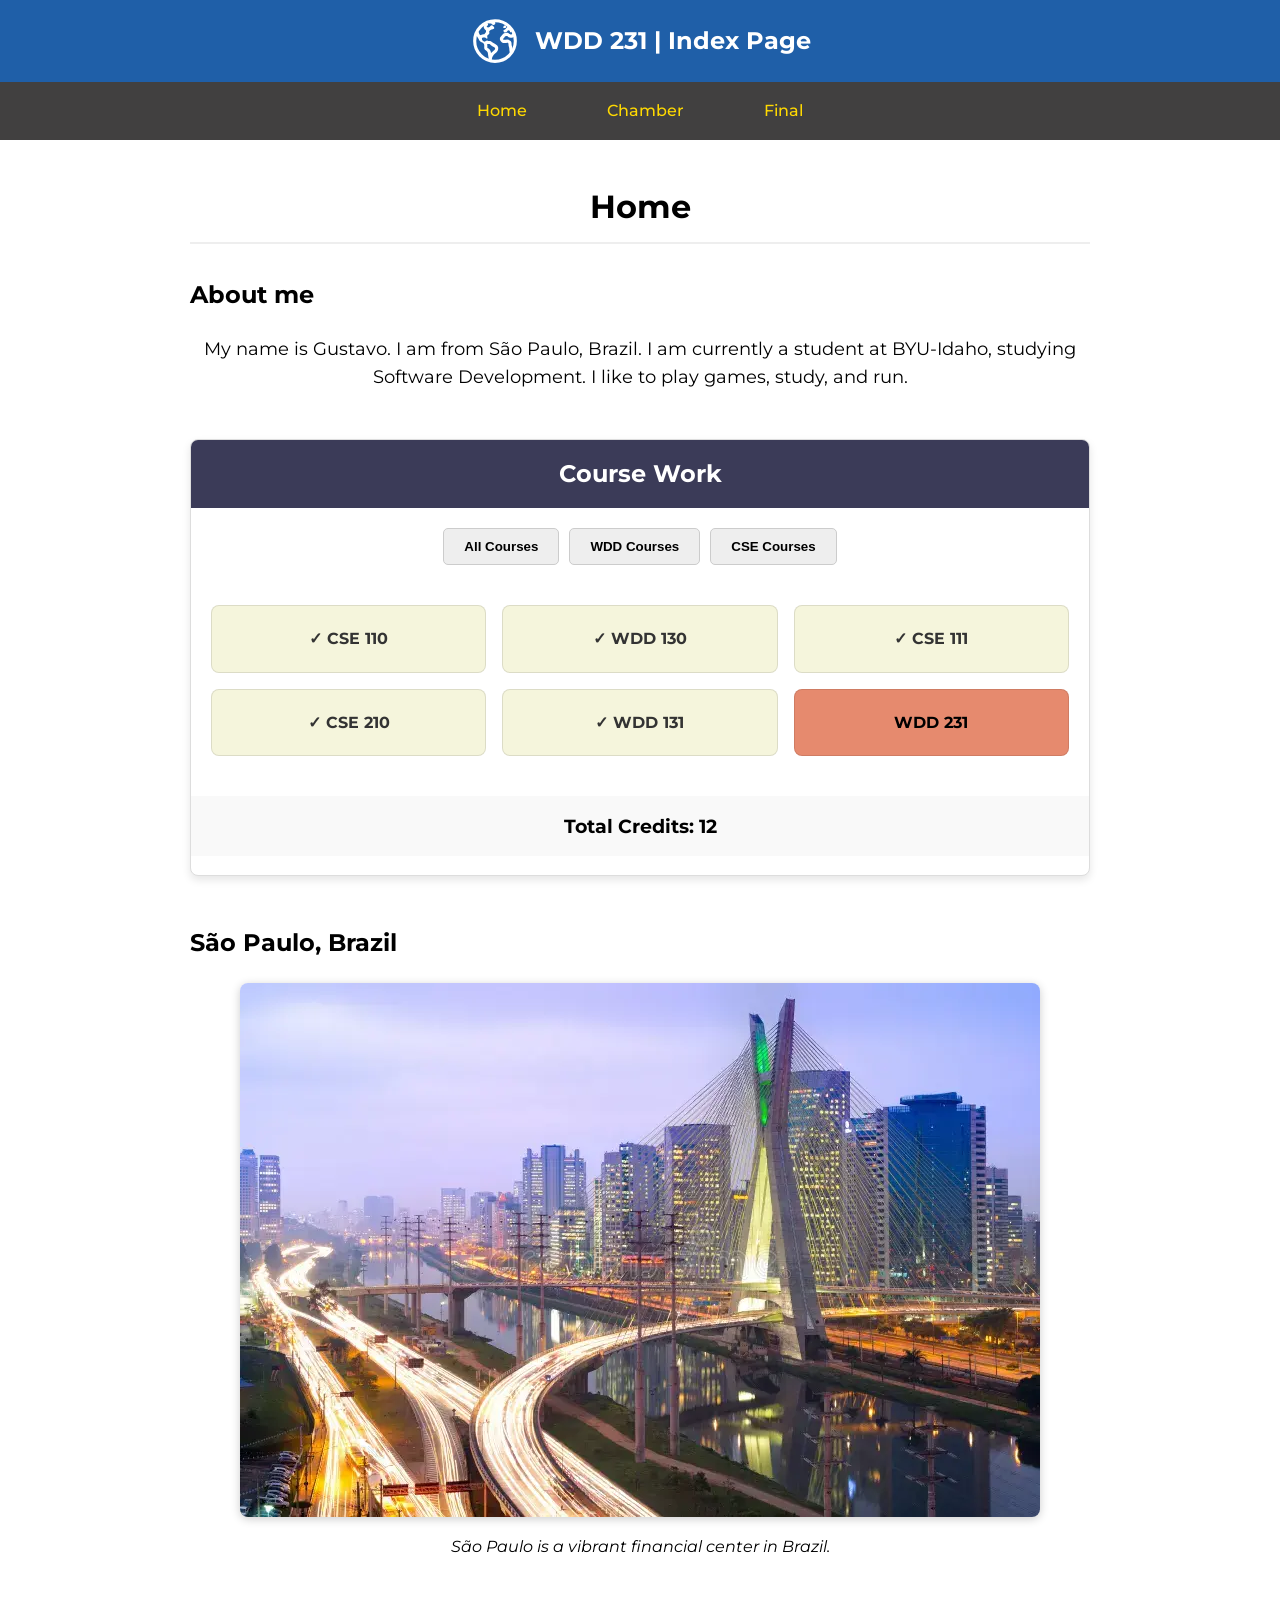
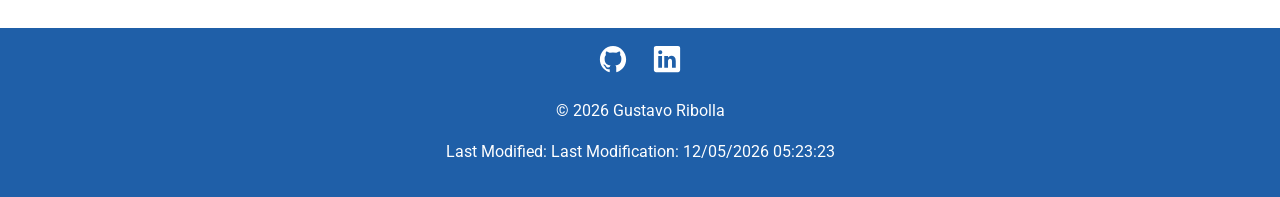
<file: index.html>
<!DOCTYPE html>
<html lang="en">
<head>
    <meta charset="UTF-8">
    <meta name="viewport" content="width=device-width, initial-scale=1.0">
    <title>WDD 231 – Course Home Page – Gustavo Ribolla</title>
    <meta name="description" content="Gustavo Ribolla' Course Home Page for WDD 231, featuring a dynamic course list and responsive design.">
    <meta property="og:title" content="WDD 231 – Course Home Page – Gustavo Ribolla">
    <meta property="og:description" content="Gustavo Ribolla' Course Home Page for WDD 231, featuring a dynamic course list and responsive design.">
    <meta property="og:image" content="https://ribollagustavo.github.io/wdd231/images/earth-outline.svg">
    <meta property="og:url" content="https://ribollagustavo.github.io/wdd231/index.html">
    <meta name="author" content="Gustavo Ribolla">

    <link rel="stylesheet" href="styles/base.css">
    <link rel="stylesheet" href="styles/larger.css">
    <link rel="icon" href="favicon.ico">

    <link rel="preconnect" href="https://fonts.googleapis.com">
    <link rel="preconnect" href="https://fonts.gstatic.com" crossorigin>
    <link href="https://fonts.googleapis.com/css2?family=Montserrat:wght@400;700&family=Roboto:wght@400;500&display=swap" rel="stylesheet">

    <script src="scripts/getdate.js" defer></script>
    <script src="scripts/navigation.js" defer></script>
    <script src="scripts/course.js" defer></script>
</head>
<body>
    <header>
        <div class="header-content">
            <img src="images/earth-outline.svg" alt="Course Logo" width="50" height="50">
            <span>WDD 231 | Index Page</span>
        </div>
        <button id="hamburgerBtn">☰</button>
    </header>
    
    <nav id="primaryNav">
        <ul>
            <li><a href="index.html" class="active">Home</a></li>
            <li><a href="https://ribollagustavo.github.io/wdd231/chamber/index.html">Chamber</a></li>
            <li><a href="finalproject/home.html">Final</a></li>
        </ul>
    </nav>
    
    <main>
        <h1>Home</h1>
        
        <section class="about">
            <h2>About me</h2>
            <p>My name is Gustavo. I am from São Paulo, Brazil. I am currently a student at BYU-Idaho, studying Software Development. I like to play games, study, and run.</p>
        </section>
        
        <section class="courses">
            <h2>Course Work</h2>
            <div class="button-group">
                <button id="allBtn">All Courses</button>
                <button id="wddBtn">WDD Courses</button>
                <button id="cseBtn">CSE Courses</button>
            </div>
            <div id="courseCards" class="course-grid"></div>
            <p id="totalCredits" class="total-credits"></p>
        </section>
        
        <section class="location">
            <h2>São Paulo, Brazil</h2>
            <figure>
                <img src="images/sp_skyline.webp" alt="São Paulo Skyline" loading="lazy">
                <figcaption>São Paulo is a vibrant financial center in Brazil.</figcaption>
            </figure>
        </section>
        
        <dialog id="course-details">
            <button id="closeModal">❌</button>
        </dialog>
    </main>
    
    <footer>
        <a href="https://github.com/ribollagustavo?tab=repositories"><img src="images/logo-github.svg" alt="GitHub"></a>
        <a href="https://www.linkedin.com/in/gustavo-ribolla"><img src="images/logo-linkedin.svg" alt="LinkedIn"></a>
        <p>&copy; <span id="currentyear"></span> Gustavo Ribolla</p>
        <p>Last Modified: <span id="lastModified"></span></p>
    </footer>
</body>
</html>
</file>
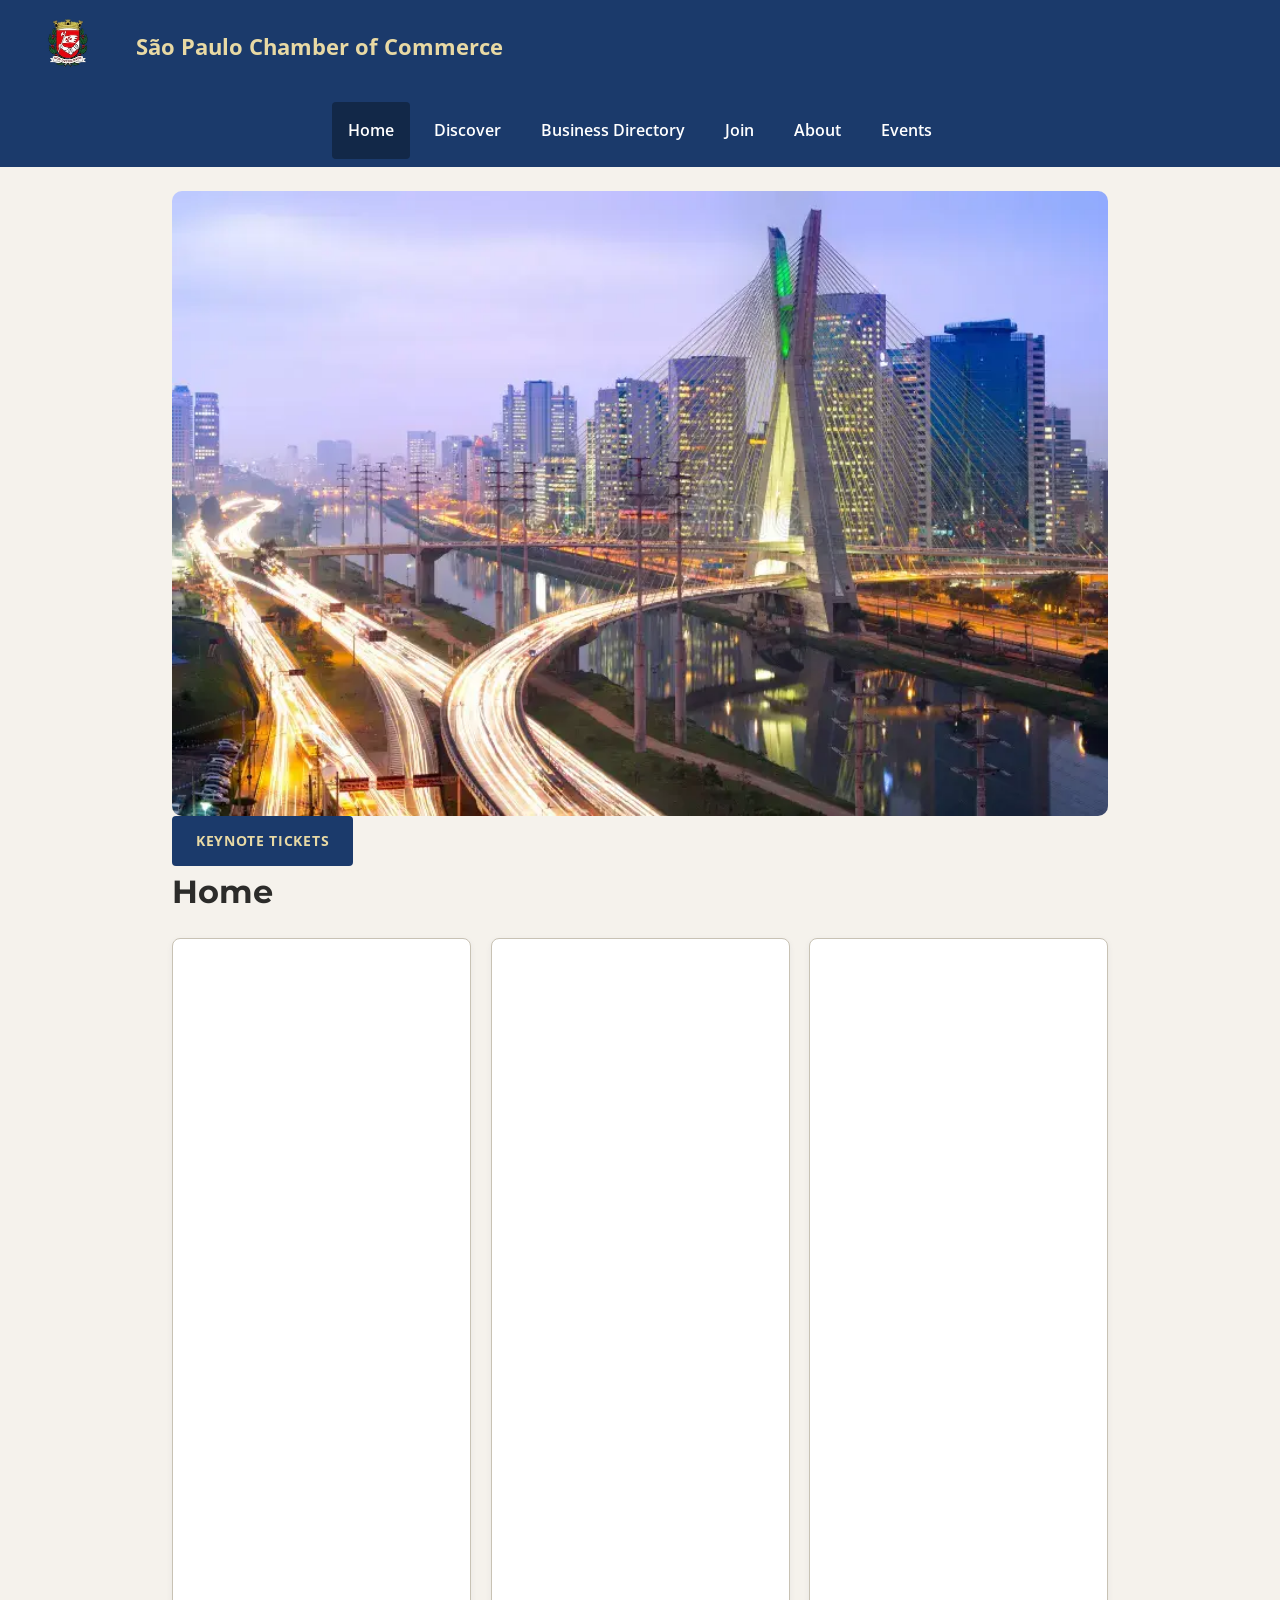
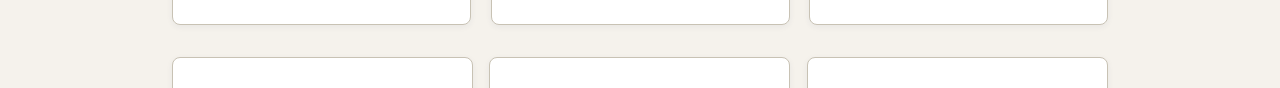
<file: chamber/index.html>
<!DOCTYPE html>
<html lang="en">

<head>
    <meta charset="UTF-8">
    <meta name="viewport" content="width=device-width, initial-scale=1.0">
    <title>Home | São Paulo Chamber of Commerce</title>
    <meta name="description"
        content="Browse the São Paulo Chamber of Commerce directory to discover local businesses and networking opportunities in São Paulo.">
    <meta name="author" content="Gustavo Ribolla">
    <meta name="robots" content="index, follow">
    <link rel="canonical" href="https://ribollagustavo.github.io/wdd231/chamber/index.html">

    <meta property="og:title" content="Home | São Paulo Chamber of Commerce">
    <meta property="og:description" content="Discover the São Paulo Chamber of Commerce and its member businesses.">
    <meta property="og:image" content="https://ribollagustavo.github.io/wdd231/chamber/images/spflag.webp">
    <meta property="og:url" content="https://ribollagustavo.github.io/wdd231/chamber/index.html">
    <meta property="og:type" content="website">
    <meta property="og:locale" content="en_US">

    <meta name="twitter:card" content="summary_large_image">
    <meta name="twitter:title" content="Home | São Paulo Chamber of Commerce">
    <meta name="twitter:description" content="Discover the São Paulo Chamber of Commerce and its member businesses.">
    <meta name="twitter:image" content="https://ribollagustavo.github.io/wdd231/chamber/images/spflag.webp">

    <link rel="icon" href="images/favicon.ico">

    <link rel="preload" as="image" href="images/spflag-256.webp">
    <link rel="preconnect" href="https://fonts.googleapis.com">
    <link rel="preconnect" href="https://fonts.gstatic.com" crossorigin>
    <link rel="stylesheet"
        href="https://fonts.googleapis.com/css2?family=Montserrat:wght@100..900&family=Open+Sans:wght@300..800&display=swap"
        media="print" onload="this.media='all'">
    <noscript>
        <link rel="stylesheet"
            href="https://fonts.googleapis.com/css2?family=Montserrat:wght@100..900&family=Open+Sans:wght@300..800&display=swap">
    </noscript>

    <link rel="stylesheet" href="styles/spcc.css">
    <link rel="stylesheet" href="styles/index.css">
    <link rel="stylesheet" href="styles/spcc-large.css">

    <script src="scripts/common.js" defer></script>
    <script type="module" src="scripts/business.js"></script>
</head>

<body>

    <header>
        <div class="header-top">
            <a href="index.html" class="nav-logo" aria-label="São Paulo Chamber of Commerce Home">
                <picture>
                    <source srcset="images/spflag-256.webp 1x, images/spflag-350.webp 2x" type="image/webp">
                    <img src="images/spflag-256.webp" alt="São Paulo Chamber of Commerce logo" width="128" height="85"
                        fetchpriority="high">
                </picture>
            </a>
            <p class="site-title">São Paulo Chamber of Commerce</p>
            <nav aria-label="Main navigation">
                <button id="menu" aria-label="Open navigation menu" aria-expanded="false"
                    aria-controls="navLinks"></button>
            </nav>
        </div>
        <div class="nav-links" id="navLinks">
            <a href="index.html" aria-current="page">Home</a>
            <a href="discover.html">Discover</a>
            <a href="directory.html">Business Directory</a>
            <a href="join.html">Join</a>
            <a href="about.html">About</a>
            <a href="events.html">Events</a>
        </div>
    </header>

    <main>

        <!-- ── Hero ───────────────────────────────────── -->
        <section class="hero-image-section" aria-label="Hero">
            <picture id="heroImage">
                <img src="images/sp_skyline.webp" alt="São Paulo cityscape" width="1000" height="400"
                    fetchpriority="high">
            </picture>
            <a href="join.html" class="cta-button hero-cta">Keynote Tickets</a>
        </section>

        <!-- ── Page heading ───────────────────────────── -->
        <h1 class="page-heading">Home</h1>

        <!-- ── Info row: Events | Weather | Forecast ──── -->
        <div class="info-grid">

            <!-- Events -->
            <div class="info-card">
                <h2 class="info-card-header">Events</h2>
                <div class="info-card-body" id="eventsContent">
                    <p class="loading-text">Loading events…</p>
                </div>
            </div>

            <!-- Current Weather -->
            <div class="info-card">
                <h2 class="info-card-header">Current Weather</h2>
                <div class="info-card-body weather-current" id="currentWeather">
                    <p class="loading-text">Loading weather…</p>
                </div>
            </div>

            <!-- Weather Forecast -->
            <div class="info-card">
                <h2 class="info-card-header">Weather Forecast</h2>
                <div class="info-card-body" id="weatherForecast">
                    <p class="loading-text">Loading forecast…</p>
                </div>
            </div>

        </div>

        <!-- ── Business spotlight cards ───────────────── -->
        <section id="membersContainer" class="members-home" aria-label="Member business spotlight">
            <h2 class="sr-only">Member Listings</h2>
        </section>

    </main>

    <footer>
        <div class="footer-left">
            <p>São Paulo Chamber of Commerce</p>
            <p>
                1344 Avenida Paulista<br>
                São Paulo, Brazil 999<br>
                info@saopaulocc.org<br>
                (55) 11 99999-9999
            </p>
        </div>
        <div class="footer-center">
            <a href="https://youtube.com" aria-label="Visit our YouTube channel">
                <img src="images/logo-youtube.svg" alt="YouTube" width="30" height="30">
            </a>
            <a href="https://www.linkedin.com" aria-label="Visit our LinkedIn page">
                <img src="images/logo-linkedin.svg" alt="LinkedIn" width="30" height="30">
            </a>
            <a href="https://x.com" aria-label="Visit our X profile">
                <img src="images/twitter-x.svg" alt="X" width="30" height="30">
            </a>
        </div>
        <div class="footer-right">
            <p>WDD231 Class Project</p>
            <p>Gustavo Ribolla</p>
            <p>&copy; <span id="currentyear"></span> São Paulo Chamber of Commerce</p>
            <p>Last Modified: <span id="lastModified"></span></p>
        </div>
    </footer>

</body>

</html>
</file>
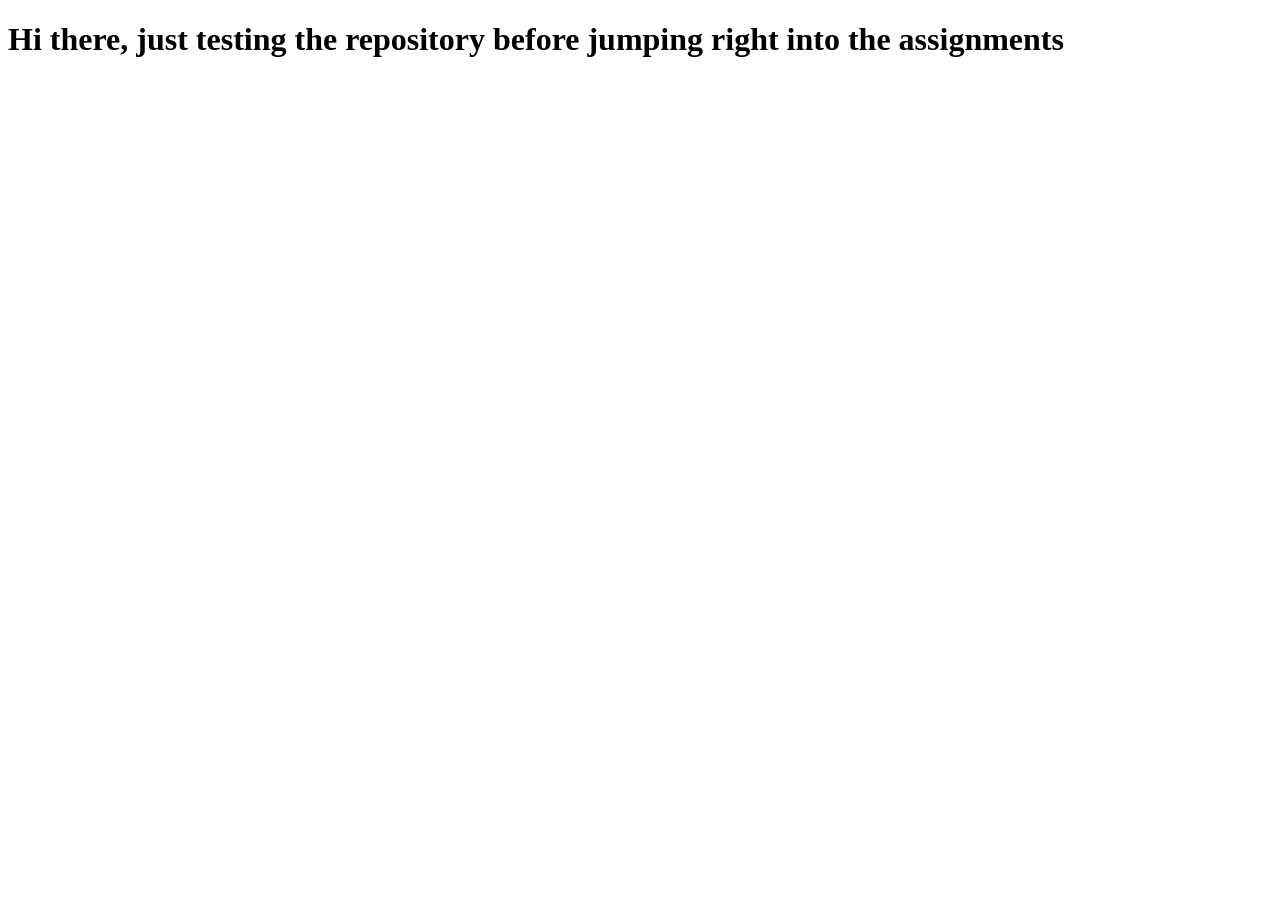
<file: setup.html>
<!DOCTYPE html>
<html lang="en">
<head>
    <meta charset="UTF-8">
    <meta name="viewport" content="width=device-width, initial-scale=1.0">
    <title>WDD 231 - Gustavo Ribolla</title>
</head>
<body>
    <h1>Hi there, just testing the repository before jumping right into the assignments</h1>
</body>
</html>
</file>
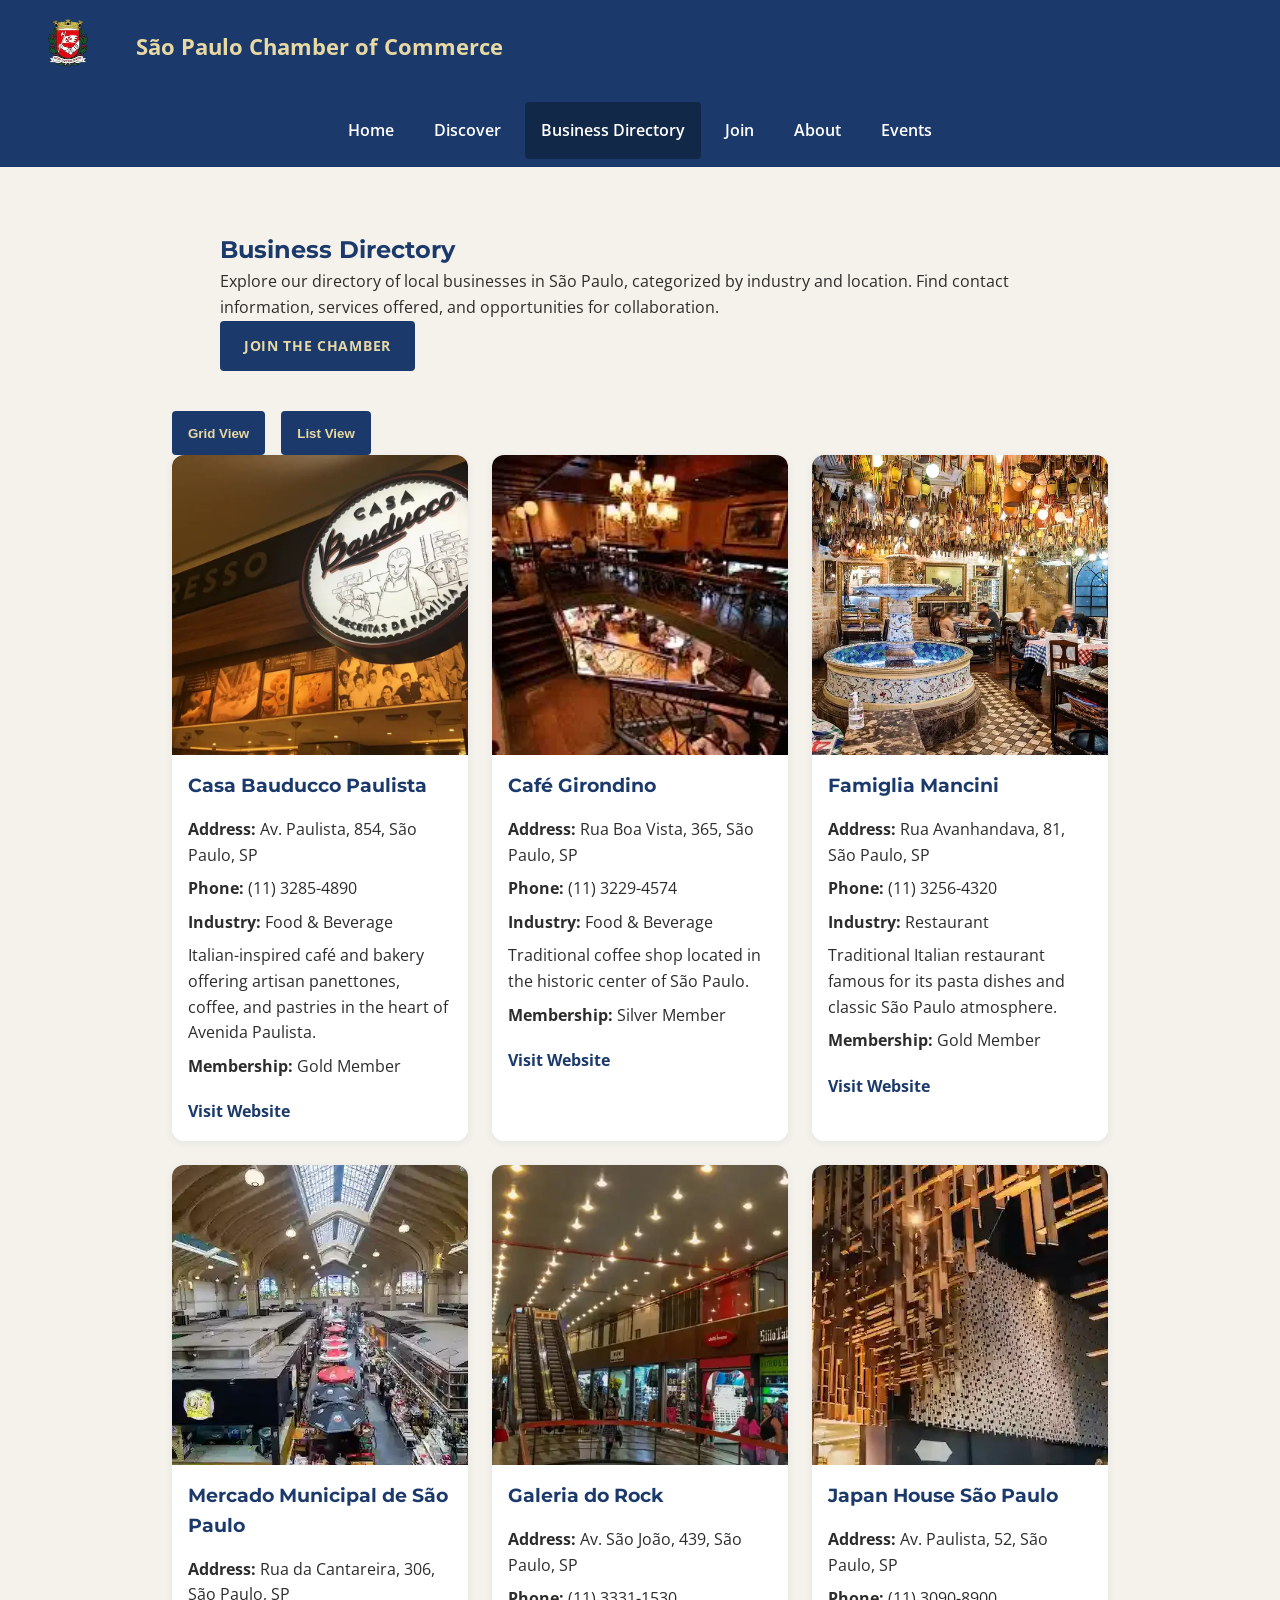
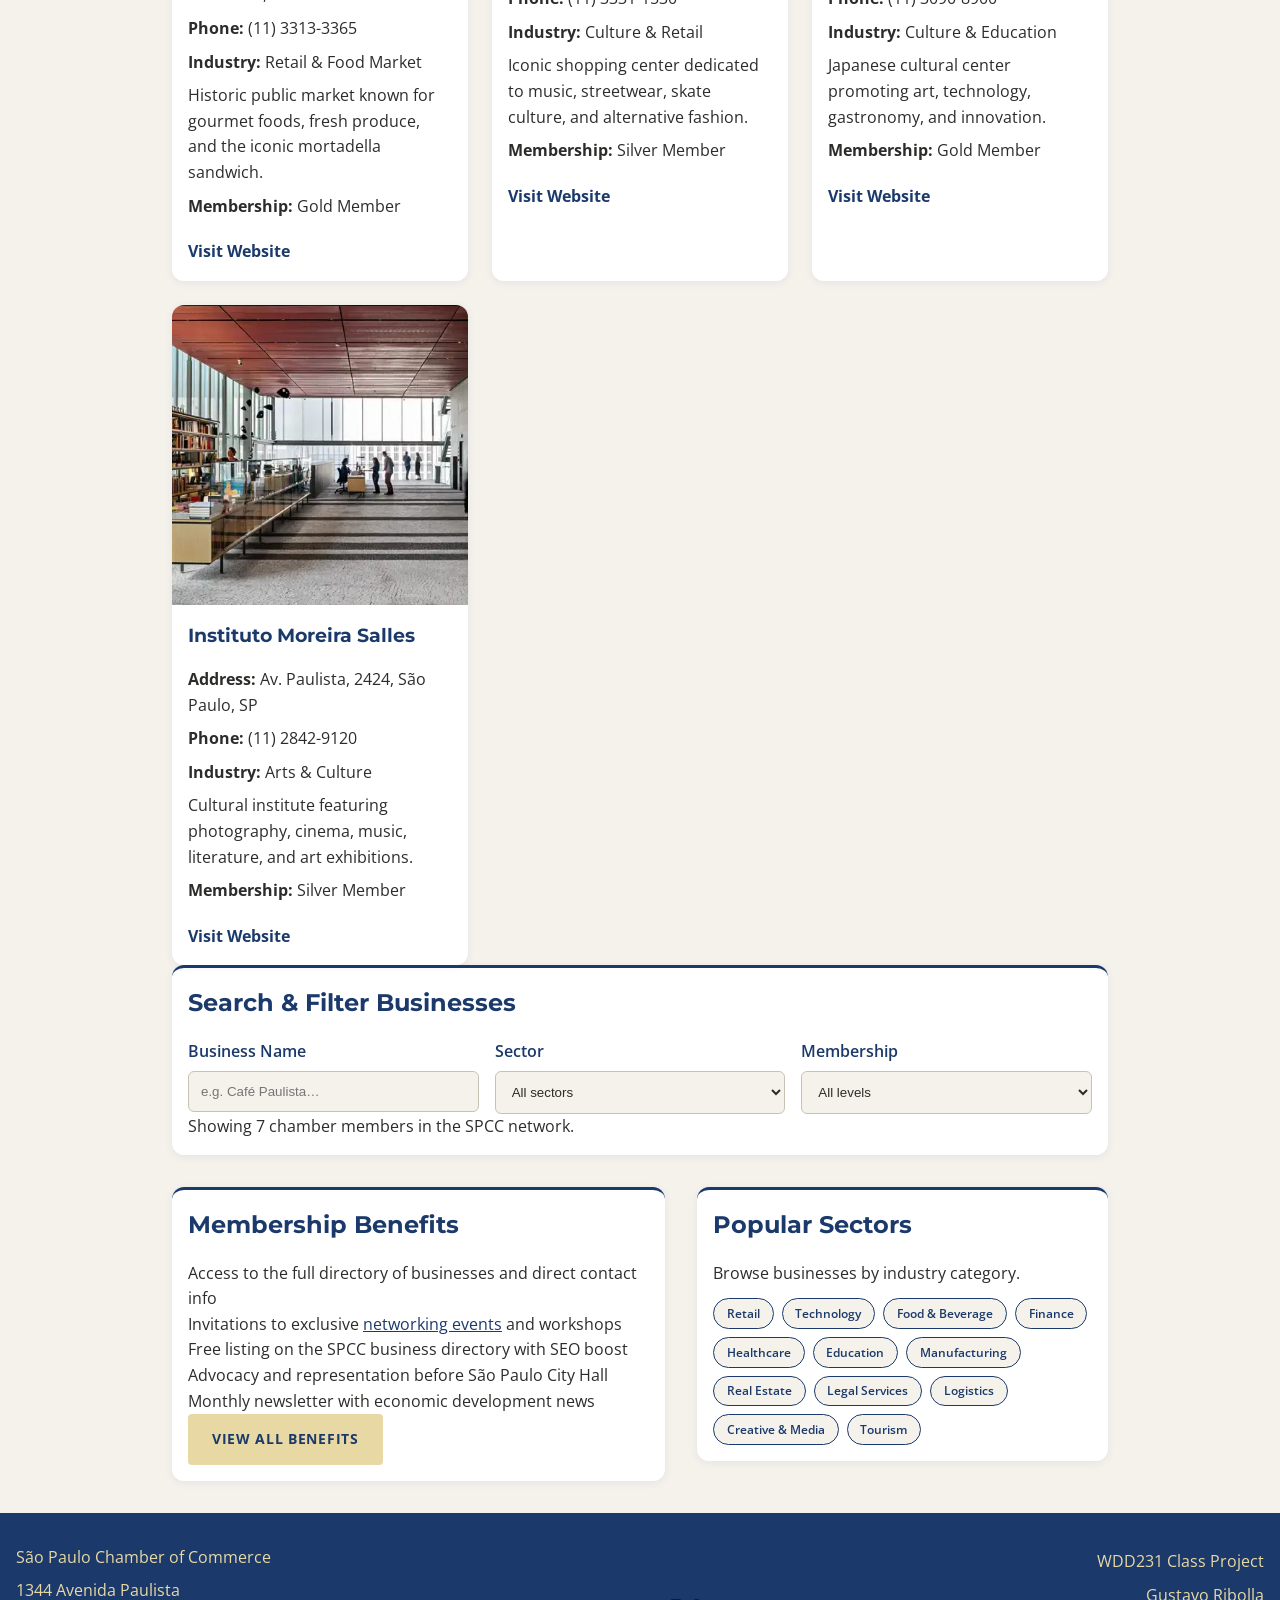
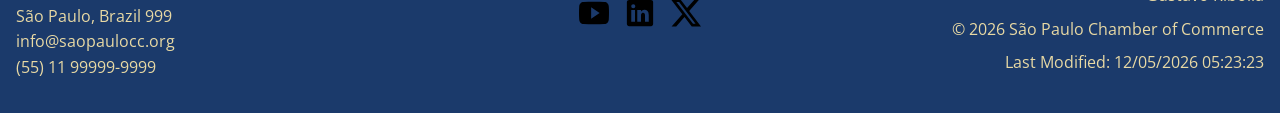
<file: chamber/directory.html>
<!DOCTYPE html>
<html lang="en">

<head>
    <meta charset="UTF-8">
    <meta name="viewport" content="width=device-width, initial-scale=1.0">
    <title>Business Directory | São Paulo Chamber of Commerce</title>
    <meta name="description"
        content="Browse the São Paulo Chamber of Commerce directory to discover local businesses and networking opportunities in São Paulo.">
    <meta name="author" content="Gustavo Ribolla">
    <meta name="robots" content="index, follow">
    <link rel="canonical" href="https://ribollagustavo.github.io/wdd231/chamber/directory.html">

    <meta property="og:title" content="Business Directory | São Paulo Chamber of Commerce">
    <meta property="og:description"
        content="Explore local businesses, networking opportunities, and member services in São Paulo.">
    <meta property="og:image" content="https://ribollagustavo.github.io/wdd231/chamber/images/spflag.webp">
    <meta property="og:url" content="https://ribollagustavo.github.io/wdd231/chamber/directory.html">
    <meta property="og:type" content="website">
    <meta property="og:locale" content="en_US">

    <meta name="twitter:card" content="summary_large_image">
    <meta name="twitter:title" content="Business Directory | São Paulo Chamber of Commerce">
    <meta name="twitter:description"
        content="Explore local businesses, networking opportunities, and member services in São Paulo.">
    <meta name="twitter:image" content="https://ribollagustavo.github.io/wdd231/chamber/images/spflag.webp">

    <link rel="icon" href="images/favicon.ico">

    <link rel="preload" as="image" href="images/spflag.webp">
    <link rel="preconnect" href="https://fonts.googleapis.com">
    <link rel="preconnect" href="https://fonts.gstatic.com" crossorigin>
    <link rel="stylesheet"
        href="https://fonts.googleapis.com/css2?family=Montserrat:wght@100..900&family=Open+Sans:wght@300..800&display=swap"
        media="print" onload="this.media='all'">
    <noscript>
        <link rel="stylesheet"
            href="https://fonts.googleapis.com/css2?family=Montserrat:wght@100..900&family=Open+Sans:wght@300..800&display=swap">
    </noscript>
    <link rel="stylesheet" href="styles/spcc.css">
    <link rel="stylesheet" href="styles/directory.css">
    <link rel="stylesheet" href="styles/spcc-large.css">

    <script src="scripts/common.js" defer></script>
    <script type="module" src="scripts/directory.js"></script>
</head>

<body>
    <header>
        <div class="header-top">
            <a href="index.html" class="nav-logo" aria-label="São Paulo Chamber of Commerce Home">
                <picture>
                    <source srcset="images/spflag-350.webp 3x, images/spflag-256.webp 2x" type="image/webp">
                    <img src="images/spflag-350.webp" alt="São Paulo Chamber of Commerce logo" width="128" height="85"
                        fetchpriority="high">
                </picture>
            </a>
            <p class="site-title">
                São Paulo Chamber of Commerce
            </p>
            <nav aria-label="Main navigation">
                <button id="menu" aria-label="Open navigation menu" aria-expanded="false"
                    aria-controls="navLinks"></button>
            </nav>
        </div>
        <div class="nav-links" id="navLinks">
            <a href="index.html">Home</a>
            <a href="discover.html">Discover</a>
            <a href="directory.html" aria-current="page">Business Directory</a>
            <a href="join.html">Join</a>
            <a href="about.html">About</a>
            <a href="events.html">Events</a>
        </div>
    </header>

    <main>
        <section class="hero">
            <h1>Business Directory</h1>
            <p>
                Explore our directory of local businesses in São Paulo,
                categorized by industry and location. Find contact
                information, services offered, and opportunities for
                collaboration.
            </p>
            <a href="join.html" class="cta-button">Join the Chamber</a>
        </section>

        <div class="directory-controls">
            <button id="gridView" class="view-button" type="button">Grid View</button>
            <button id="listView" class="view-button" type="button">List View</button>
        </div>

        <section id="membersContainer" class="grid-view" aria-label="Business directory listings">
            <h2 class="sr-only">Member Listings</h2>
        </section>

        <div class="grid-container">
            <div class="card full-width">
                <h2>Search &amp; Filter Businesses</h2>
                <div class="filter-controls">
                    <div class="form-group">
                        <label for="searchInput">Business Name</label>
                        <input type="text" id="searchInput" placeholder="e.g. Café Paulista…">
                    </div>
                    <div class="form-group">
                        <label for="sectorFilter">Sector</label>
                        <select id="sectorFilter">
                            <option value="">All sectors</option>
                            <option>Retail</option>
                            <option>Food &amp; Beverage</option>
                            <option>Technology</option>
                            <option>Finance</option>
                            <option>Healthcare</option>
                            <option>Education</option>
                            <option>Manufacturing</option>
                        </select>
                    </div>
                    <div class="form-group">
                        <label for="membershipFilter">Membership</label>
                        <select id="membershipFilter">
                            <option value="">All levels</option>
                            <option>Gold</option>
                            <option>Silver</option>
                            <option>Bronze</option>
                        </select>
                    </div>
                </div>
                <p class="hint">Showing 7 chamber members in the SPCC network.</p>
            </div>

            <div class="card">
                <h2>Membership Benefits</h2>
                <ul class="accent-list">
                    <li>Access to the full directory of businesses and direct contact info</li>
                    <li>Invitations to exclusive <a href="events.html">networking events</a> and workshops</li>
                    <li>Free listing on the SPCC business directory with SEO boost</li>
                    <li>Advocacy and representation before São Paulo City Hall</li>
                    <li>Monthly newsletter with economic development news</li>
                </ul>
                <a href="join.html" class="cta-button secondary benefits-button">View All Benefits</a>
            </div>

            <div class="card">
                <h2>Popular Sectors</h2>
                <p class="popular-sectors-description">Browse businesses by industry category.</p>
                <ul class="tag-list">
                    <li>Retail</li>
                    <li>Technology</li>
                    <li>Food &amp; Beverage</li>
                    <li>Finance</li>
                    <li>Healthcare</li>
                    <li>Education</li>
                    <li>Manufacturing</li>
                    <li>Real Estate</li>
                    <li>Legal Services</li>
                    <li>Logistics</li>
                    <li>Creative &amp; Media</li>
                    <li>Tourism</li>
                </ul>
            </div>
        </div>
    </main>

    <footer>
        <div class="footer-left">
            <p>São Paulo Chamber of Commerce</p>
            <p>
                1344 Avenida Paulista<br>
                São Paulo, Brazil 999<br>
                info@saopaulocc.org<br>
                (55) 11 99999-9999
            </p>
        </div>
        <div class="footer-center">
            <a href="https://youtube.com" aria-label="Visit our YouTube channel">
                <img src="images/logo-youtube.svg" alt="YouTube" width="30" height="30">
            </a>
            <a href="https://www.linkedin.com" aria-label="Visit our LinkedIn page">
                <img src="images/logo-linkedin.svg" alt="LinkedIn" width="30" height="30">
            </a>
            <a href="https://x.com" aria-label="Visit our X profile">
                <img src="images/twitter-x.svg" alt="X" width="30" height="30">
            </a>
        </div>
        <div class="footer-right">
            <p>WDD231 Class Project</p>
            <p>Gustavo Ribolla</p>
            <p>&copy; <span id="currentyear"></span> São Paulo Chamber of Commerce</p>
            <p>Last Modified: <span id="lastModified"></span></p>
        </div>
    </footer>
</body>

</html>
</file>
<file: styles/base.css>
/* --- Global Variables --- */
:root {
    --primary-color: #1f5fa8;   
    --secondary-color: #414040; 
    --wireframe-navy: #3b3b58;  
    --wireframe-cream: #f5f5dc;  
    --wireframe-salmon: #e68a6e;
    --text-color: white;
}

/* --- Base Styles --- */
body {
    font-family: "Montserrat", sans-serif;
    margin: 0;
    padding: 0;
    line-height: 1.6;
}

header {
    background-color: var(--primary-color);
    color: var(--text-color);
    padding: 1rem 2rem;
    display: flex;
    flex-direction: column; /* Stacks logo and title on mobile */
    align-items: center;
    gap: 10px;
}

.header-content {
    display: flex;
    align-items: center;
    gap: 15px;
    font-size: 1.5rem;
    font-weight: bold;
}

.header-content img {
    filter: invert(1); /* Makes the earth outline icon white */
}

/* --- Navigation --- */
nav {
    background-color: var(--secondary-color);
    width: 100%;
}

#primaryNav ul {
    list-style: none;
    display: flex;
    justify-content: center;
    margin: 0;
    padding: 0;
}

#primaryNav a {
    display: block;
    padding: 1rem 1.5rem;
    color: rgb(255, 217, 0);
    text-decoration: none;
    font-weight: 500;
    transition: 0.3s;
}

#primaryNav a:hover{
    background-color: green;
}

#hamburgerBtn {
    display: none; /* Hide by default; used in media queries */
    font-size: 2rem;
    background: none;
    border: none;
    color: white;
    cursor: pointer;
}

/* --- Main Content --- */
main {
    padding: 20px;
    max-width: 900px;
    margin: auto;
}

h1 {
    text-align: center;
    border-bottom: 2px solid #eee;
    padding-bottom: 10px;
    margin-bottom: 2rem;
}

section {
    margin-bottom: 3rem;
}

.about p {
    font-size: 1.1rem;
    text-align: center;
}

/* --- Course Section Styling --- */
.courses {
    border: 1px solid #ddd;
    border-radius: 8px;
    overflow: hidden;
    background-color: white;
    box-shadow: 0 4px 8px rgba(0,0,0,0.1);
}

.courses h2 {
    background-color: var(--wireframe-navy);
    color: white;
    margin: 0;
    padding: 15px;
    text-align: center;
}
dialog {
    border: 1px solid rgb(0 0 0 / 10%);
    border-radius: .25rem;
    padding: 1rem;
    background-color: #fff;
    box-shadow: 0 0 3rem #777;
    width: 90%;
    max-width: 600px;
}

::backdrop {
    background-color: rgb(0 0 0 / 50%);
}

dialog button {
    position: absolute;
    top: 23px;
    right: 23px;
    padding: .5rem 1rem;
    border: 1px solid rgb(0 0 0 / 10%);
    cursor: pointer;
    background-color: transparent;
}
dialog button:hover {
    background-color: rgb(0 0 0 / 10%);
}
.course-card{
    cursor: pointer;
}
.button-group {
    display: flex;
    justify-content: center;
    gap: 10px;
    padding: 20px;
    flex-wrap: wrap;
}

.button-group button {
    background-color: #eee;
    border: 1px solid #ccc;
    padding: 10px 20px;
    border-radius: 5px;
    cursor: pointer;
    font-weight: bold;
    transition: 0.3s;
}

.button-group button:hover, .button-group button:active {
    background-color: var(--wireframe-salmon);
    color: black;
}

.course-grid {
    display: grid;
    grid-template-columns: repeat(auto-fit, minmax(180px, 1fr));
    gap: 15px;
    padding: 20px;
}

.course-card {
    padding: 20px;
    border-radius: 8px;
    text-align: center;
    font-weight: bold;
    border: 1px solid rgba(0,0,0,0.1);
}

.course-card.completed {
    background-color: var(--wireframe-cream);
    color: #333;
}

.course-card.incomplete {
    background-color: var(--wireframe-salmon);
    color: black;
}

.total-credits {
    text-align: center;
    font-weight: bold;
    font-size: 1.2rem;
    padding: 15px;
    background-color: #f9f9f9;
}

/* --- Location/Images --- */
.location figure {
    margin: 0;
    text-align: center;
}

.location img {
    max-width: 100%;
    height: auto;
    border-radius: 8px;
    box-shadow: 0 2px 10px rgba(0,0,0,0.2);
}

figcaption {
    font-style: italic;
    margin-top: 10px;
}

/* --- Footer --- */
footer {
    text-align: center;
    font-family: "Roboto", sans-serif;
    font-weight: 400;
    font-size: 1rem;
    color: var(--text-color);
    background-color: var(--primary-color);
    padding: 1rem 0;
}

footer a img {
    width: 30px;
    margin: 0 10px;
    filter: brightness(0) invert(1); /* Turns black icons white */
    transition: transform 0.3s;
}

footer a img:hover {
    transform: scale(1.1);
}
</file>
<file: styles/larger.css>
@media (min-width: 32.5rem) {
    #hamburgerBtn {
        display: none;
    }
    
    nav {
        max-height: none;
        overflow: visible;
    }
    
    nav ul {
        display: flex;
        justify-content: center;
        gap: 2rem;
    }
    
    .course-grid {
        display: grid;
        grid-template-columns: repeat(auto-fill, minmax(250px, 1fr));
        gap: 1rem;
    }
    
    .logo span {
        font-size: 1.8rem;
    }
}
</file>
<file: chamber/styles/spcc.css>
/* ── Reset & Global Variables ── */

*,
*::before,
*::after {
    margin: 0;
    padding: 0;
    box-sizing: border-box;
}

:root {
    --primary: #1b3a6b;
    --primary-dark: #122848;
    --secondary: #f5f2ec;
    --surface: #ede9e0;
    --accent: #e8d9a4;
    --accent-dark: #122848;
    --text: #2c2c2a;
    --text-soft: #444;
    --border: #c8c2b4;
    --heading-font: "Montserrat", sans-serif;
    --body-font: "Open Sans", sans-serif;
}

.hero-image-section img {
    border-radius: 10px;
}

body {
    font-family: var(--body-font);
    background-color: var(--secondary);
    color: var(--text);
    line-height: 1.6;
    -webkit-font-smoothing: antialiased;
}

img {
    max-width: 100%;
    height: auto;
    display: block;
}

a {
    color: var(--primary);
    text-decoration: none;
}

a:hover {
    color: var(--primary-dark);
    text-decoration: underline;
}

button:focus-visible,
a:focus-visible,
input:focus-visible,
select:focus-visible {
    outline: 3px solid var(--accent-dark);
    outline-offset: 3px;
}

h1,
h2,
h3 {
    font-family: var(--heading-font);
    color: var(--primary);
}

.sr-only {
    position: absolute;
    width: 1px;
    height: 1px;
    padding: 0;
    margin: -1px;
    overflow: hidden;
    clip: rect(0, 0, 0, 0);
    white-space: nowrap;
    border: 0;
}

/* ── Header & Navigation ── */

.header-top {
    display: flex;
    align-items: center;
    background-color: var(--primary);
}

.nav-logo {
    display: flex;
    align-items: center;
    justify-content: center;
    padding: 4px;
    flex-shrink: 0;
}

.site-title {
    color: var(--accent);
    font-weight: 700;
    font-size: clamp(0.9rem, 3vw, 1.4rem);
    line-height: 1.3;
    margin-right: auto;
}

header nav {
    margin-left: 2rem;
}

#menu {
    display: flex;
    align-items: center;
    justify-content: center;
    border: none;
    background-color: transparent;
    font-size: 1.8rem;
    cursor: pointer;
    min-width: 44px;
    min-height: 44px;
    border-radius: 4px;
    color: var(--accent);
}

#menu::before {
    content: "☰";
}

#menu.open::before {
    content: "✕";
}

#menu:hover,
#menu:focus-visible {
    background-color: var(--primary-dark);
}

.nav-links {
    display: none;
    flex-direction: column;
    background-color: var(--primary);
}

.nav-links.open {
    display: flex;
}

.nav-links a {
    color: white;
    padding: 1rem;
    text-align: center;
    font-weight: 600;
    border-bottom: 1px solid rgba(255, 255, 255, 0.15);
    min-height: 44px;
}

.nav-links a:hover {
    background-color: var(--primary-dark);
    color: white;
    text-decoration: none;
}

.nav-links a[aria-current="page"] {
    background-color: var(--primary-dark);
    color: white;
    border-radius: 4px;
}

/* ── Content Elements ── */

main {
    max-width: 1000px;
    margin: 1.5rem auto;
    padding: 0 1rem;
}

.grid-container {
    display: grid;
    gap: 2rem;
}

.page-heading {
    font-size: clamp(1.4rem, 4vw, 2rem);
    color: var(--text);
    margin-bottom: 1.25rem;
}

.card {
    background-color: white;
    border-radius: 12px;
    box-shadow: 0 2px 8px rgba(27, 58, 107, 0.07);
    border-top: 3px solid var(--primary);
    padding: 1rem;
}

.card h2 {
    margin-bottom: 1rem;
}

.cta-button,
.view-button {
    background-color: var(--primary);
    color: var(--accent);
    font-weight: 700;
    border: none;
    cursor: pointer;
    min-height: 44px;
    border-radius: 4px;
}

.cta-button {
    display: inline-block;
    width: 100%;
    padding: 0.9rem 1.5rem;
    font-size: 0.85rem;
    text-transform: uppercase;
    letter-spacing: 0.05em;
}

.cta-button:hover {
    background-color: var(--primary-dark);
    color: var(--accent);
    text-decoration: none;
}

.cta-button.secondary {
    background-color: var(--accent);
    color: var(--primary);
}

.cta-button.secondary:hover {
    background-color: var(--accent-dark);
    color: white;
}

.view-button {
    padding: 0.75rem 1rem;
}

/* ── Footer Elements ── */

footer {
    background-color: var(--primary);
    color: var(--accent);
    margin-top: 2rem;
    padding: 1.5rem 1rem;
    display: flex;
    flex-direction: column;
    gap: 1.5rem;
    text-align: center;
}

.footer-left,
.footer-center,
.footer-right {
    flex: 1;
}

.footer-right {
    text-align: center;
}

.footer-center {
    display: flex;
    align-items: center;
    justify-content: center;
    gap: 1rem;
}

footer a img {
    width: 30px;
    height: 30px;
    transition: transform 0.3s;
}

footer a img:hover {
    transform: scale(1.1);
}

footer p {
    margin: 0.5rem 0;
}
</file>
<file: chamber/styles/index.css>
/* ── Home Page Layouts ── */
.info-grid {
    display: grid;
    grid-template-columns: 1fr;
    gap: 1.25rem;
    margin-bottom: 2rem;
}

.members-home {
    display: grid;
    grid-template-columns: 1fr;
    gap: 1rem;
    margin-bottom: 2rem;
}

/* ── Information Cards ── */
.info-card {
    background-color: white;
    border-radius: 8px;
    box-shadow: 0 2px 6px rgba(27, 58, 107, 0.06);
    border: 1px solid var(--border);
    overflow: hidden;
    content-visibility: auto;
    contain-intrinsic-size: 500px;
}

.info-card-header {
    background-color: var(--text);
    color: white;
    font-size: 0.85rem;
    font-weight: 700;
    text-transform: uppercase;
    letter-spacing: 0.06em;
    text-align: center;
    padding: 0.6rem 1rem;
}

.info-card-body {
    padding: 1.25rem;
    min-height: 120px;
}

/* ── Weather Component ── */
.weather-current .weather-top {
    display: flex;
    align-items: center;
    gap: 1rem;
}

.weather-current .weather-icon {
    display: flex;
    align-items: center;
    justify-content: center;
    width: 56px;
    height: 56px;
    border-radius: 50%;
    background-color: var(--surface);
    border: 1px solid var(--border);
    overflow: hidden;
    flex-shrink: 0;
}

.weather-current .weather-icon img {
    width: 50px;
    height: 50px;
}

.weather-current .weather-desc {
    color: var(--text-soft);
    font-size: 0.9rem;
    text-transform: capitalize;
    margin-top: 0.2rem;
}

.weather-current .weather-details {
    color: var(--text-soft);
    font-size: 0.82rem;
    line-height: 1.8;
}

.weather-current .weather-temp {
    color: var(--primary);
    font-size: 2.5rem;
    font-weight: 800;
    line-height: 1;
}

.forecast-list {
    list-style: none;
    display: flex;
    flex-direction: column;
    gap: 0.4rem;
}

#weatherForecast .forecast-list li {
    display: flex;
    justify-content: space-between;
    font-size: 0.82rem;
    border-bottom: 1px solid var(--surface);
    padding-bottom: 0.35rem;
}

#weatherForecast .forecast-list li:last-child {
    border-bottom: none;
    padding-bottom: 0;
}

/* ── Events Component ── */
#eventsContent .event-item {
    padding: 0.5rem 0;
    border-bottom: 1px solid var(--surface);
}

#eventsContent .event-item:last-child {
    border-bottom: none;
    padding-bottom: 0;
}

#eventsContent .event-date {
    font-size: 0.75rem;
    font-weight: 700;
    color: var(--accent-dark);
    text-transform: uppercase;
    letter-spacing: 0.05em;
}

#eventsContent .event-title {
    color: var(--primary);
    font-weight: 600;
    font-size: 0.82rem;
}

#eventsContent .event-location {
    color: var(--text-soft);
    font-size: 0.78rem;
}

/* ── Member Spotlight Component ── */
.home-member-card {
    display: flex;
    flex-direction: column;
    gap: 0.75rem;
    padding: 1rem;
    background-color: white;
    border-radius: 8px;
    box-shadow: 0 2px 6px rgba(27, 58, 107, 0.06);
    border: 1px solid var(--border);
    content-visibility: auto;
    contain-intrinsic-size: 500px;
}

.home-member-card-top {
    text-align: center;
}

.home-member-card-top h3 {
    color: var(--primary);
    font-weight: 700;
}

.home-member-tagline {
    color: var(--text-soft);
    font-size: 0.8rem;
}

.home-member-card-bottom {
    display: flex;
    gap: 0.75rem;
    align-items: flex-start;
}

.home-member-thumb {
    width: 64px;
    height: 64px;
    object-fit: cover;
    border-radius: 6px;
    border: 1px solid var(--border);
    flex-shrink: 0;
}

.home-member-info {
    color: var(--text-soft);
    font-size: 0.78rem;
    line-height: 1.7;
}

.home-member-info a {
    color: var(--primary);
    font-weight: 600;
}

.loading-text {
    color: var(--text-soft);
    font-size: 0.82rem;
    font-style: italic;
}
</file>
<file: chamber/styles/spcc-large.css>
/* ========================================================
   480px Breakpoint
========================= */
@media only screen and (min-width: 30rem) {
    .cta-button {
        width: auto;
    }

    .filter-controls {
        grid-template-columns: repeat(3, 1fr);
    }

    /* Keep form submit button cleanly positioned on wider screens */
    .join-form input[type="submit"] {
        width: auto;
        justify-self: start;
    }
    /* NOTE: hover effect intentionally NOT here — must not apply on mobile/small */
}

/* ========================================================
   641px Breakpoint — MEDIUM (641px to 1024px)
   Named grid areas: photo LEFT | name + info RIGHT
========================= */
@media only screen and (min-width: 40.0625rem) {

    .hero,
    .hero-secondary {
        padding: 2rem;
    }

    /* 2-column card grid on medium screens */
    #placesContainer {
        grid-template-columns: 1fr 1fr;
    }

    /* Card internal named-area layout: photo on left, name+info on right */
    .place-card {
        grid-template-columns: 130px 1fr;
        grid-template-rows: auto 1fr;
        grid-template-areas:
            "card-photo card-name"
            "card-photo card-info";
    }

    .place-card figure {
        padding: 1rem 0.5rem 1rem 1rem;
    }

    .place-card img {
        width: 100%;
        height: 100%;
        max-height: 180px;
    }

    /* Hover effect starts at medium — NOT on mobile */
    .place-card img:hover {
        transform: scale(1.04);
        box-shadow: 0 6px 20px rgba(27, 58, 107, 0.18);
    }

    fieldset {
        padding: 2rem;
    }
}

/* ========================================================
   768px Breakpoint (MAIN DESKTOP ENTRY POINT)
========================= */
@media only screen and (min-width: 48rem) {

    /* NAV FIX (NO CLS) */
    #menu {
        display: none;
    }

    .nav-links {
        display: flex;
        flex-direction: row;
        justify-content: center;
        gap: 0.5rem;
        padding: 0.5rem 1rem;

        /* FIX: override mobile collapse */
        max-height: none;
        overflow: visible;
    }

    .nav-links a {
        border-bottom: none;
        border-radius: 4px;
    }

    .nav-logo img {
        width: 8rem;
    }

    /* LAYOUT SLICES */
    main {
        padding: 0 2rem;
    }

    /* Splits page layout into 2 wide columns: Form on Left, Tiers on Right */
    .grid-container {
        grid-template-columns: 1.2fr 1fr;
        align-items: start;
    }

    .full-width {
        grid-column: 1 / -1;
    }

    /* HOME GRAPHICS & DIRECTORIES */
    .info-grid {
        grid-template-columns: repeat(3, 1fr);
    }

    .members-home {
        grid-template-columns: repeat(3, 1fr);
    }

    /* JOIN PAGE SPECIFIC GRID FIX: */
    .membership-section {
        display: flex;
        flex-direction: column;
        align-items: stretch;
        gap: 1.25rem;
    }

    /* ── FOOTER DESKTOP POSITIONING FIX ── */
    footer {
        flex-direction: row;
        justify-content: space-between;
        align-items: center;
        text-align: left;
    }

    .footer-right {
        text-align: right;
    }

    /* THANK YOU FIX */
    .thankyou-section {
        max-width: 800px;
        margin: 0 auto 2rem;
    }
}

/* ========================================================
   1025px Breakpoint — LARGE (1025px+)
   Named grid areas: back to stacked (name, photo, info), 3 columns
========================= */
@media only screen and (min-width: 64.0625rem) {
    .hero {
        padding: 2.5rem 3rem;
    }

    /* 3-column card grid on large screens */
    #placesContainer {
        grid-template-columns: 1fr 1fr 1fr;
    }

    /* Card internal named-area layout: stacked again, but now 3-up */
    .place-card {
        grid-template-columns: 1fr;
        grid-template-rows: auto auto 1fr;
        grid-template-areas:
            "card-name"
            "card-photo"
            "card-info";
    }

    .place-card figure {
        padding: 0 1rem 0.5rem 1rem;
    }

    .place-card img {
        width: 100%;
        height: 200px;
        max-height: none;
    }

    /* Hover effect also on large screens */
    .place-card img:hover {
        transform: scale(1.04);
        box-shadow: 0 6px 20px rgba(27, 58, 107, 0.18);
    }
}
</file>
<file: chamber/styles/directory.css>
/* ── Directory Layout Controls ── */
.directory-controls {
    display: flex;
    gap: 1rem;
}

.filter-controls {
    display: grid;
    gap: 1rem;
}

/* ── View States ── */
#membersContainer.grid-view {
    display: grid;
    gap: 1.5rem;
    grid-template-columns: repeat(auto-fit, minmax(280px, 1fr));
}

#membersContainer.list-view {
    display: flex;
    gap: 1rem;
    flex-direction: column;
}

#membersContainer.list-view img {
    display: none;
}

/* ── Directory Member Cards ── */
.member-card {
    background-color: white;
    border-radius: 12px;
    box-shadow: 0 2px 8px rgba(27, 58, 107, 0.07);
    contain: layout paint;
    overflow: hidden;
    content-visibility: auto;
    contain-intrinsic-size: 500px;
}

.member-card img {
    display: block;
    height: 300px;
    object-fit: cover;
    aspect-ratio: 4 / 3;
}

.member-content {
    padding: 1rem;
}

.member-content h3 {
    margin-bottom: 1rem;
}

.member-content p {
    margin-bottom: 0.5rem;
}

.member-content a {
    color: var(--primary);
    font-weight: 700;
    display: inline-block;
    margin-top: 0.75rem;
}

/* ── Form Components ── */
.form-group label {
    color: var(--primary);
    display: block;
    margin-bottom: 0.4rem;
    font-weight: 600;
}

.form-group input,
.form-group select {
    width: 100%;
    padding: 0.75rem;
    border: 1px solid var(--border);
    border-radius: 6px;
    background-color: var(--secondary);
    color: var(--text);
}

/* ── Tag & Benefit Lists ── */
.accent-list {
    list-style: none;
}

.accent-list a {
    text-decoration: underline;
}

.tag-list {
    list-style: none;
    display: flex;
    flex-wrap: wrap;
    gap: 0.5rem;
    padding-top: 0.75rem;
}

.tag-list li {
    color: var(--primary);
    padding: 0.3rem 0.8rem;
    border-radius: 20px;
    background-color: var(--secondary);
    border: 1px solid var(--primary);
    font-size: 0.75rem;
    font-weight: 600;
}
</file>
